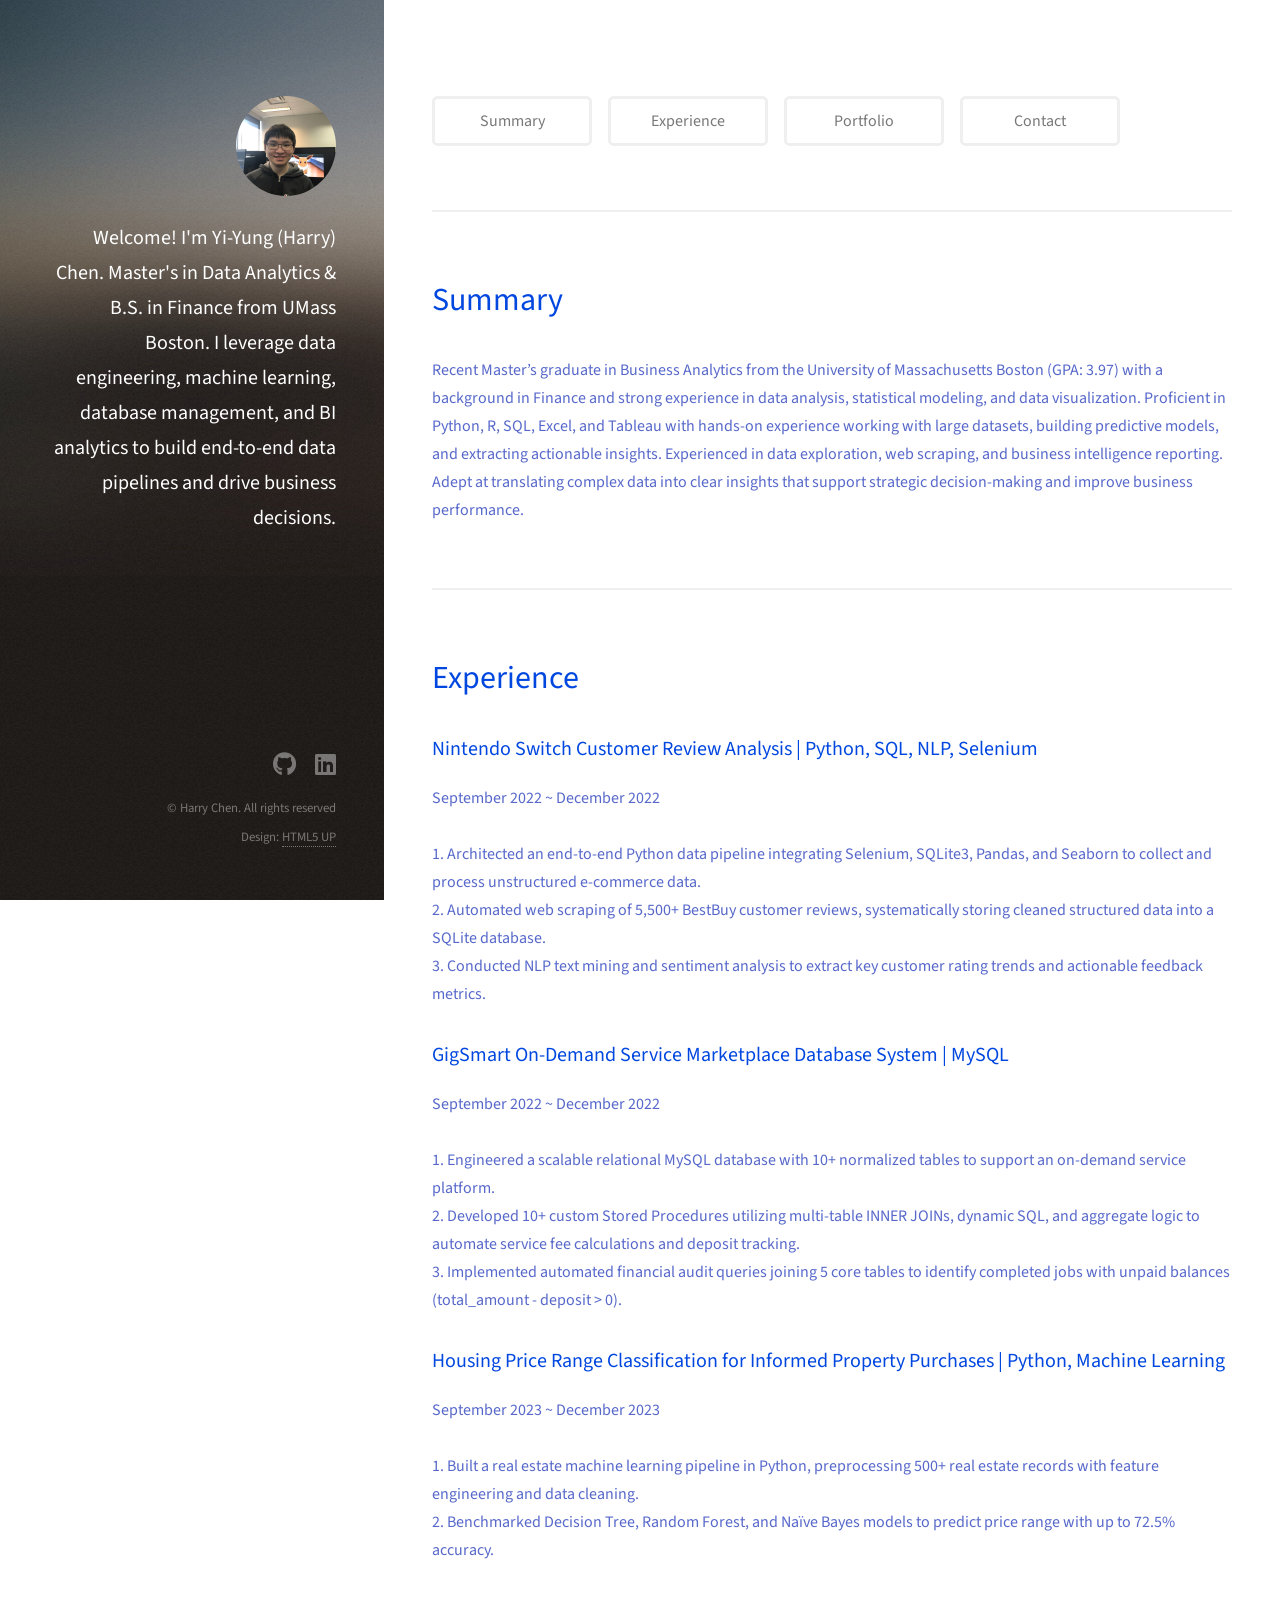
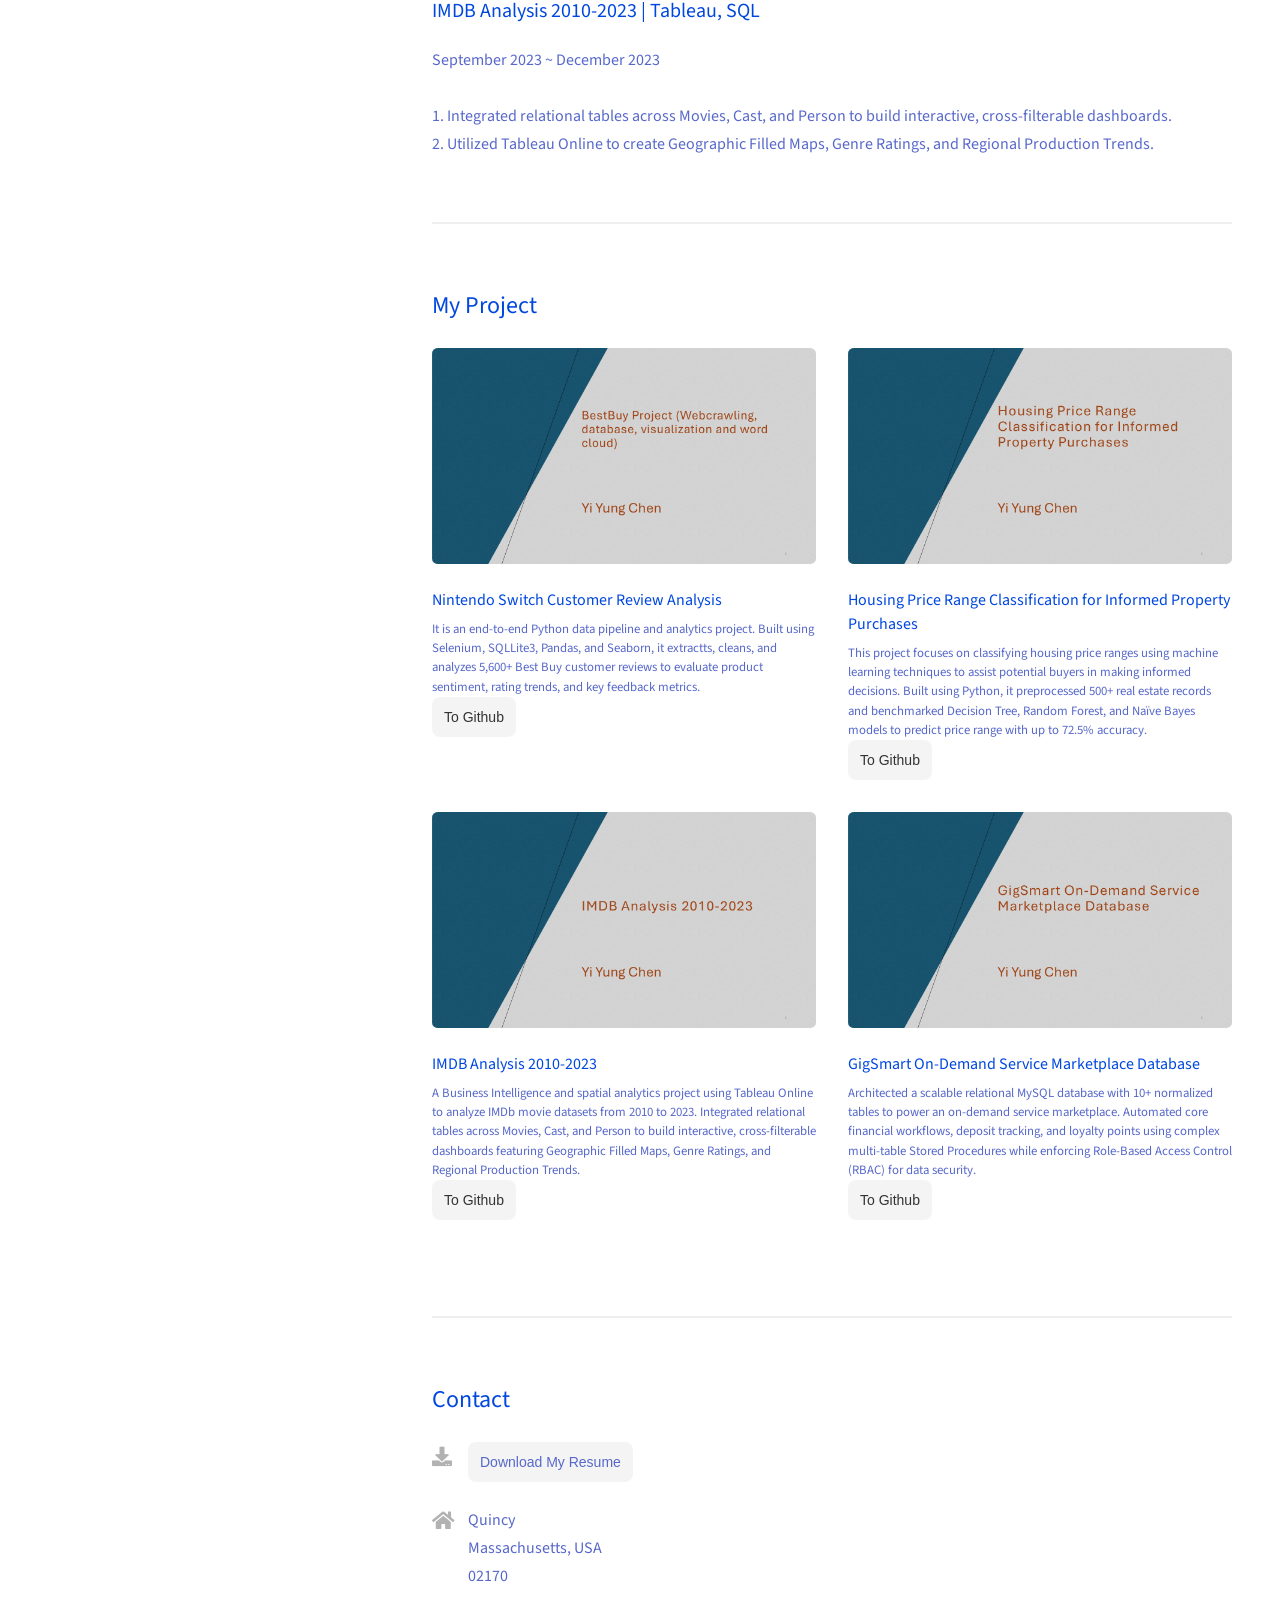
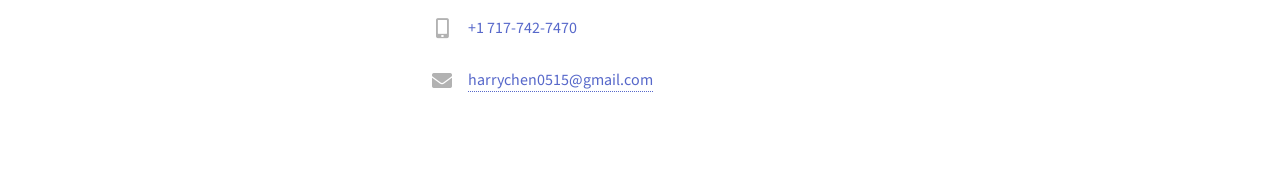
<file: index.html>
<!DOCTYPE HTML>
<!--
	Strata by HTML5 UP
	html5up.net | @ajlkn
	Free for personal and commercial use under the CCA 3.0 license (html5up.net/license)
-->
<html>
	<head>
		<title>Yi-Yung (Harry) Chen's website</title>
		<meta charset="utf-8" />
		<meta name="viewport" content="width=device-width, initial-scale=1, user-scalable=no" />
		<link rel="stylesheet" href="assets/css/main.css" />
	</head>
	<body class="is-preload">

		<!-- Header -->
			<header id="header">
				<div class="inner">
					<a href="#" class="image avatar"><img src="images/avatar.jpg" alt="" /></a>
					<h1><strong>Welcome! I'm Yi-Yung (Harry) Chen. Master's in Data Analytics & B.S. in Finance from UMass Boston. I leverage data engineering, machine learning, database management, and BI analytics to build end-to-end data pipelines and drive business decisions. </strong></h1>
				</div>
			</header>

		<!-- Main -->
			<div id="main">
					<ul class="actions">
							<li><a href="#one" class="button">Summary</a></li>
							<li><a href= "#two" class="button">Experience</a></li>
							<li><a href="#three" class="button">Portfolio</a></li>
							<li><a href="#four" class="button">Contact</a></li>
					</ul>
				<!-- One -->
					<section id="one">
						<header class="major">
							<h2>Summary</h2>
						</header>
						<p>Recent Master’s graduate in Business Analytics from the University of Massachusetts Boston (GPA: 3.97) with a background in Finance and strong experience in data analysis, statistical modeling, and data visualization. Proficient in Python, R, SQL, Excel, and Tableau with hands-on experience working with large datasets, building predictive models, and extracting actionable insights. Experienced in data exploration, web scraping, and business intelligence reporting. Adept at translating complex data into clear insights that support strategic decision-making and improve business performance. </p>
					</section>

					<section id="two">
						<header class="major">
							<h2>Experience</h2>
						</header>
						<h3><strong> Nintendo Switch Customer Review Analysis | Python, SQL, NLP, Selenium </strong></h3>
						<p> 
							September 2022 ~ December 2022 <br/><br/>
							1. Architected an end-to-end Python data pipeline integrating Selenium, SQLite3, Pandas, and Seaborn to collect and process unstructured e-commerce data.<br/>
							2. Automated web scraping of 5,500+ BestBuy customer reviews, systematically storing cleaned structured data into a SQLite database.<br/>
							3. Conducted NLP text mining and sentiment analysis to extract key customer rating trends and actionable feedback metrics.<br/>
						</p>
						
						<h3><strong> GigSmart On-Demand Service Marketplace Database System | MySQL </strong></h3>
						<p> 
							September 2022 ~ December 2022 <br/><br/>
							1. Engineered a scalable relational MySQL database with 10+ normalized tables to support an on-demand service platform. <br/>
							2. Developed 10+ custom Stored Procedures utilizing multi-table INNER JOINs, dynamic SQL, and aggregate logic to automate service fee calculations and deposit tracking.<br/>
							3. Implemented automated financial audit queries joining 5 core tables to identify completed jobs with unpaid balances (total_amount - deposit > 0).<br/>
						</p>
						<h3><strong> Housing Price Range Classification for Informed Property Purchases | Python, Machine Learning</strong></h3>
						<p>
							September 2023 ~ December 2023 <br/><br/>
							1. Built a real estate machine learning pipeline in Python, preprocessing 500+ real estate records with feature engineering and data cleaning.<br/>
							2. Benchmarked Decision Tree, Random Forest, and Naïve Bayes models to predict price range with up to 72.5% accuracy.<br/>
						</p>
						<h3><strong> IMDB Analysis 2010-2023 | Tableau, SQL</strong></h3>
						<p>
							September 2023 ~ December 2023 <br/><br/>
							1. Integrated relational tables across ⁠Movies⁠, ⁠Cast⁠, and ⁠Person⁠ to build interactive, cross-filterable dashboards.<br/>
							2. Utilized Tableau Online to create Geographic Filled Maps, Genre Ratings, and Regional Production Trends.<br/>
						</p>
					</section>

				<!-- Two -->
					<section id="three">
						<h2>My Project</h2>
						<div class="row">
							<article class="col-6 col-12-xsmall work-item">
								<a href="images/fulls/BestBuy.png" class="image fit thumb"><img src="images/thumbs/BestBuy.png" alt="" /></a>
								<h3>Nintendo Switch Customer Review Analysis </h3>
								<p> It is an end-to-end Python data pipeline and analytics project. Built using Selenium, SQLLite3, Pandas, and Seaborn, it extractts, cleans, and analyzes 5,600+ Best Buy customer reviews to evaluate product sentiment, rating trends, and key feedback metrics.</p>
								<a href="https://github.com/Harry-YYC/Nintendo-Switch-Project" class="button-2">To Github</a>
							</article>
							<article class="col-6 col-12-xsmall work-item">
								<a href="images/fulls/HousingProject.jpg" class="image fit thumb"><img src="images/thumbs/HousingProject.png" alt="" /></a>
								<h3>Housing Price Range Classification for Informed Property Purchases</h3>
								<p> This project focuses on classifying housing price ranges using machine learning techniques to assist potential buyers in making informed decisions. Built using Python, it preprocessed 500+ real estate records and benchmarked Decision Tree, Random Forest, and Naïve Bayes models to predict price range with up to 72.5% accuracy.</p>
								<a href="https://github.com/Harry-YYC/Housing-Price-Range-Classification-for-Informed-Property-Purchases" class="button-2">To Github</a>
							</article> 
							<article class="col-6 col-12-xsmall work-item">
								<a href="images/fulls/IMDB_Analysis_2010-2023.png" class="image fit thumb"><img src="images/thumbs/IMDB_Analysis_2010-2023.png" alt="" /></a>
								<h3>IMDB Analysis 2010-2023</h3>
								<p> A Business Intelligence and spatial analytics project using Tableau Online to analyze IMDb movie datasets from 2010 to 2023. Integrated relational tables across ⁠Movies⁠, ⁠Cast⁠, and ⁠Person⁠ to build interactive, cross-filterable dashboards featuring Geographic Filled Maps, Genre Ratings, and Regional Production Trends.</p>
								<a href="https://github.com/Harry-YYC/IMDB-Analysis-2010-2023" class="button-2">To Github</a>
							</article>
							<article class="col-6 col-12-xsmall work-item">
								<a href="images/fulls/GigSmart On-Demand Service Marketplace Database.png" class="image fit thumb"><img src="images/thumbs/GigSmart On-Demand Service Marketplace Database.png" alt="" /></a>
								<h3>GigSmart On-Demand Service Marketplace Database</h3>
								<p>Architected a scalable relational MySQL database with 10+ normalized tables to power an on-demand service marketplace. Automated core financial workflows, deposit tracking, and loyalty points using complex multi-table Stored Procedures while enforcing Role-Based Access Control (RBAC) for data security.</p>
								<a href="https://github.com/Harry-YYC/GigSmart-On-Demand-Service-Marketplace-Database" class="button-2">To Github</a>
							</article>
							
						</div>
						
					</section>

				<!-- Three -->
					<section id="four">
						<h2>Contact</h2>
						<div class="row">
							<!-- <div class="col-8 col-12-small">
								<form method="post" action="#">
									<div class="row gtr-uniform gtr-50">
										<div class="col-6 col-12-xsmall"><input type="text" name="name" id="name" placeholder="Name" /></div>
										<div class="col-6 col-12-xsmall"><input type="email" name="email" id="email" placeholder="Email" /></div>
										<div class="col-12"><textarea name="message" id="message" placeholder="Message" rows="4"></textarea></div>
									</div>
								</form>
								<ul class="actions">
									<li><input type="submit" value="Send Message" /></li>
								</ul>
							</div> -->
							<div class="col-4 col-12-small">
								<ul class="labeled-icons">
									<li>
									<h3 class="icon solid fa-download"><span class="label">Download</span></h3>
										<a href="https://github.com/Harry-YYC/Harry-s-Website/blob/main/file/Harry_Resume.pdf"  class="button-2">Download My Resume</a>
									</li>
									<li>
										<h3 class="icon solid fa-home"><span class="label">Address</span></h3>
										Quincy <br/>Massachusetts, USA <br/>02170

									</li>
									<li>
										<h3 class="icon solid fa-mobile-alt"><span class="label">Phone</span></h3>
										+1 717-742-7470
									</li>
									<li>
										<h3 class="icon solid fa-envelope"><span class="label">Email</span></h3>
										<a href="mailto:harrychen0515@gmail.com">harrychen0515@gmail.com</a>
									</li>
								</ul>
								
							</div>
						</div>
					</section>

				<!-- Four -->
				<!--
					<section id="four">
						<h2>Elements</h2>

						<section>
							<h4>Text</h4>
							<p>This is <b>bold</b> and this is <strong>strong</strong>. This is <i>italic</i> and this is <em>emphasized</em>.
							This is <sup>superscript</sup> text and this is <sub>subscript</sub> text.
							This is <u>underlined</u> and this is code: <code>for (;;) { ... }</code>. Finally, <a href="#">this is a link</a>.</p>
							<hr />
							<header>
								<h4>Heading with a Subtitle</h4>
								<p>Lorem ipsum dolor sit amet nullam id egestas urna aliquam</p>
							</header>
							<p>Nunc lacinia ante nunc ac lobortis. Interdum adipiscing gravida odio porttitor sem non mi integer non faucibus ornare mi ut ante amet placerat aliquet. Volutpat eu sed ante lacinia sapien lorem accumsan varius montes viverra nibh in adipiscing blandit tempus accumsan.</p>
							<header>
								<h5>Heading with a Subtitle</h5>
								<p>Lorem ipsum dolor sit amet nullam id egestas urna aliquam</p>
							</header>
							<p>Nunc lacinia ante nunc ac lobortis. Interdum adipiscing gravida odio porttitor sem non mi integer non faucibus ornare mi ut ante amet placerat aliquet. Volutpat eu sed ante lacinia sapien lorem accumsan varius montes viverra nibh in adipiscing blandit tempus accumsan.</p>
							<hr />
							<h2>Heading Level 2</h2>
							<h3>Heading Level 3</h3>
							<h4>Heading Level 4</h4>
							<h5>Heading Level 5</h5>
							<h6>Heading Level 6</h6>
							<hr />
							<h5>Blockquote</h5>
							<blockquote>Fringilla nisl. Donec accumsan interdum nisi, quis tincidunt felis sagittis eget tempus euismod. Vestibulum ante ipsum primis in faucibus vestibulum. Blandit adipiscing eu felis iaculis volutpat ac adipiscing accumsan faucibus. Vestibulum ante ipsum primis in faucibus lorem ipsum dolor sit amet nullam adipiscing eu felis.</blockquote>
							<h5>Preformatted</h5>
							<pre><code>i = 0;

while (!deck.isInOrder()) {
print 'Iteration ' + i;
deck.shuffle();
i++;
}

print 'It took ' + i + ' iterations to sort the deck.';</code></pre>
						</section>

						<section>
							<h4>Lists</h4>
							<div class="row">
								<div class="col-6 col-12-xsmall">
									<h5>Unordered</h5>
									<ul>
										<li>Dolor pulvinar etiam magna etiam.</li>
										<li>Sagittis adipiscing lorem eleifend.</li>
										<li>Felis enim feugiat dolore viverra.</li>
									</ul>
									<h5>Alternate</h5>
									<ul class="alt">
										<li>Dolor pulvinar etiam magna etiam.</li>
										<li>Sagittis adipiscing lorem eleifend.</li>
										<li>Felis enim feugiat dolore viverra.</li>
									</ul>
								</div>
								<div class="col-6 col-12-xsmall">
									<h5>Ordered</h5>
									<ol>
										<li>Dolor pulvinar etiam magna etiam.</li>
										<li>Etiam vel felis at lorem sed viverra.</li>
										<li>Felis enim feugiat dolore viverra.</li>
										<li>Dolor pulvinar etiam magna etiam.</li>
										<li>Etiam vel felis at lorem sed viverra.</li>
										<li>Felis enim feugiat dolore viverra.</li>
									</ol>
									<h5>Icons</h5>
									<ul class="icons">
										<li><a href="#" class="icon brands fa-twitter"><span class="label">Twitter</span></a></li>
										<li><a href="#" class="icon brands fa-facebook-f"><span class="label">Facebook</span></a></li>
										<li><a href="#" class="icon brands fa-instagram"><span class="label">Instagram</span></a></li>
										<li><a href="#" class="icon brands fa-github"><span class="label">Github</span></a></li>
										<li><a href="#" class="icon brands fa-dribbble"><span class="label">Dribbble</span></a></li>
										<li><a href="#" class="icon brands fa-tumblr"><span class="label">Tumblr</span></a></li>
									</ul>
								</div>
							</div>
							<h5>Actions</h5>
							<ul class="actions">
								<li><a href="#" class="button primary">Default</a></li>
								<li><a href="#" class="button">Default</a></li>
							</ul>
							<ul class="actions small">
								<li><a href="#" class="button primary small">Small</a></li>
								<li><a href="#" class="button small">Small</a></li>
							</ul>
							<div class="row">
								<div class="col-6 col-12-small">
									<ul class="actions stacked">
										<li><a href="#" class="button primary">Default</a></li>
										<li><a href="#" class="button">Default</a></li>
									</ul>
								</div>
								<div class="col-6 col-12-small">
									<ul class="actions stacked">
										<li><a href="#" class="button primary small">Small</a></li>
										<li><a href="#" class="button small">Small</a></li>
									</ul>
								</div>
								<div class="col-6 col-12-small">
									<ul class="actions stacked">
										<li><a href="#" class="button primary fit">Default</a></li>
										<li><a href="#" class="button fit">Default</a></li>
									</ul>
								</div>
								<div class="col-6 col-12-small">
									<ul class="actions stacked">
										<li><a href="#" class="button primary small fit">Small</a></li>
										<li><a href="#" class="button small fit">Small</a></li>
									</ul>
								</div>
							</div>
						</section>

						<section>
							<h4>Table</h4>
							<h5>Default</h5>
							<div class="table-wrapper">
								<table>
									<thead>
										<tr>
											<th>Name</th>
											<th>Description</th>
											<th>Price</th>
										</tr>
									</thead>
									<tbody>
										<tr>
											<td>Item One</td>
											<td>Ante turpis integer aliquet porttitor.</td>
											<td>29.99</td>
										</tr>
										<tr>
											<td>Item Two</td>
											<td>Vis ac commodo adipiscing arcu aliquet.</td>
											<td>19.99</td>
										</tr>
										<tr>
											<td>Item Three</td>
											<td> Morbi faucibus arcu accumsan lorem.</td>
											<td>29.99</td>
										</tr>
										<tr>
											<td>Item Four</td>
											<td>Vitae integer tempus condimentum.</td>
											<td>19.99</td>
										</tr>
										<tr>
											<td>Item Five</td>
											<td>Ante turpis integer aliquet porttitor.</td>
											<td>29.99</td>
										</tr>
									</tbody>
									<tfoot>
										<tr>
											<td colspan="2"></td>
											<td>100.00</td>
										</tr>
									</tfoot>
								</table>
							</div>

							<h5>Alternate</h5>
							<div class="table-wrapper">
								<table class="alt">
									<thead>
										<tr>
											<th>Name</th>
											<th>Description</th>
											<th>Price</th>
										</tr>
									</thead>
									<tbody>
										<tr>
											<td>Item One</td>
											<td>Ante turpis integer aliquet porttitor.</td>
											<td>29.99</td>
										</tr>
										<tr>
											<td>Item Two</td>
											<td>Vis ac commodo adipiscing arcu aliquet.</td>
											<td>19.99</td>
										</tr>
										<tr>
											<td>Item Three</td>
											<td> Morbi faucibus arcu accumsan lorem.</td>
											<td>29.99</td>
										</tr>
										<tr>
											<td>Item Four</td>
											<td>Vitae integer tempus condimentum.</td>
											<td>19.99</td>
										</tr>
										<tr>
											<td>Item Five</td>
											<td>Ante turpis integer aliquet porttitor.</td>
											<td>29.99</td>
										</tr>
									</tbody>
									<tfoot>
										<tr>
											<td colspan="2"></td>
											<td>100.00</td>
										</tr>
									</tfoot>
								</table>
							</div>
						</section>

						<section>
							<h4>Buttons</h4>
							<ul class="actions">
								<li><a href="#" class="button primary">Primary</a></li>
								<li><a href="#" class="button">Default</a></li>
							</ul>
							<ul class="actions">
								<li><a href="#" class="button large">Large</a></li>
								<li><a href="#" class="button">Default</a></li>
								<li><a href="#" class="button small">Small</a></li>
							</ul>
							<ul class="actions fit">
								<li><a href="#" class="button primary fit">Fit</a></li>
								<li><a href="#" class="button fit">Fit</a></li>
							</ul>
							<ul class="actions fit small">
								<li><a href="#" class="button primary fit small">Fit + Small</a></li>
								<li><a href="#" class="button fit small">Fit + Small</a></li>
							</ul>
							<ul class="actions">
								<li><a href="#" class="button primary icon solid fa-download">Icon</a></li>
								<li><a href="#" class="button icon solid fa-download">Icon</a></li>
							</ul>
							<ul class="actions">
								<li><span class="button primary disabled">Primary</span></li>
								<li><span class="button disabled">Default</span></li>
							</ul>
						</section>

						<section>
							<h4>Form</h4>
							<form method="post" action="#">
								<div class="row gtr-uniform gtr-50">
									<div class="col-6 col-12-xsmall">
										<input type="text" name="demo-name" id="demo-name" value="" placeholder="Name" />
									</div>
									<div class="col-6 col-12-xsmall">
										<input type="email" name="demo-email" id="demo-email" value="" placeholder="Email" />
									</div>
									<div class="col-12">
										<select name="demo-category" id="demo-category">
											<option value="">- Category -</option>
											<option value="1">Manufacturing</option>
											<option value="1">Shipping</option>
											<option value="1">Administration</option>
											<option value="1">Human Resources</option>
										</select>
									</div>
									<div class="col-4 col-12-small">
										<input type="radio" id="demo-priority-low" name="demo-priority" checked>
										<label for="demo-priority-low">Low Priority</label>
									</div>
									<div class="col-4 col-12-small">
										<input type="radio" id="demo-priority-normal" name="demo-priority">
										<label for="demo-priority-normal">Normal Priority</label>
									</div>
									<div class="col-4 col-12-small">
										<input type="radio" id="demo-priority-high" name="demo-priority">
										<label for="demo-priority-high">High Priority</label>
									</div>
									<div class="col-6 col-12-small">
										<input type="checkbox" id="demo-copy" name="demo-copy">
										<label for="demo-copy">Email me a copy of this message</label>
									</div>
									<div class="col-6 col-12-small">
										<input type="checkbox" id="demo-human" name="demo-human" checked>
										<label for="demo-human">I am a human and not a robot</label>
									</div>
									<div class="col-12">
										<textarea name="demo-message" id="demo-message" placeholder="Enter your message" rows="6"></textarea>
									</div>
									<div class="col-12">
										<ul class="actions">
											<li><input type="submit" value="Send Message" class="primary" /></li>
											<li><input type="reset" value="Reset" /></li>
										</ul>
									</div>
								</div>
							</form>
						</section>

						<section>
							<h4>Image</h4>
							<h5>Fit</h5>
							<div class="box alt">
								<div class="row gtr-50 gtr-uniform">
									<div class="col-12"><span class="image fit"><img src="images/fulls/05.jpg" alt="" /></span></div>
									<div class="col-4"><span class="image fit"><img src="images/thumbs/01.jpg" alt="" /></span></div>
									<div class="col-4"><span class="image fit"><img src="images/thumbs/02.jpg" alt="" /></span></div>
									<div class="col-4"><span class="image fit"><img src="images/thumbs/03.jpg" alt="" /></span></div>
									<div class="col-4"><span class="image fit"><img src="images/thumbs/04.jpg" alt="" /></span></div>
									<div class="col-4"><span class="image fit"><img src="images/thumbs/05.jpg" alt="" /></span></div>
									<div class="col-4"><span class="image fit"><img src="images/thumbs/06.jpg" alt="" /></span></div>
									<div class="col-4"><span class="image fit"><img src="images/thumbs/03.jpg" alt="" /></span></div>
									<div class="col-4"><span class="image fit"><img src="images/thumbs/02.jpg" alt="" /></span></div>
									<div class="col-4"><span class="image fit"><img src="images/thumbs/01.jpg" alt="" /></span></div>
								</div>
							</div>
							<h5>Left &amp; Right</h5>
							<p><span class="image left"><img src="images/avatar.jpg" alt="" /></span>Fringilla nisl. Donec accumsan interdum nisi, quis tincidunt felis sagittis eget. tempus euismod. Vestibulum ante ipsum primis in faucibus vestibulum. Blandit adipiscing eu felis iaculis volutpat ac adipiscing accumsan eu faucibus. Integer ac pellentesque praesent tincidunt felis sagittis eget. tempus euismod. Vestibulum ante ipsum primis in faucibus vestibulum. Blandit adipiscing eu felis iaculis volutpat ac adipiscing accumsan eu faucibus. Integer ac pellentesque praesent. Donec accumsan interdum nisi, quis tincidunt felis sagittis eget. tempus euismod. Vestibulum ante ipsum primis in faucibus vestibulum. Blandit adipiscing eu felis iaculis volutpat ac adipiscing accumsan eu faucibus. Integer ac pellentesque praesent tincidunt felis sagittis eget. tempus euismod. Vestibulum ante ipsum primis in faucibus vestibulum. Blandit adipiscing eu felis iaculis volutpat ac adipiscing accumsan eu faucibus. Integer ac pellentesque praesent.</p>
							<p><span class="image right"><img src="images/avatar.jpg" alt="" /></span>Fringilla nisl. Donec accumsan interdum nisi, quis tincidunt felis sagittis eget. tempus euismod. Vestibulum ante ipsum primis in faucibus vestibulum. Blandit adipiscing eu felis iaculis volutpat ac adipiscing accumsan eu faucibus. Integer ac pellentesque praesent tincidunt felis sagittis eget. tempus euismod. Vestibulum ante ipsum primis in faucibus vestibulum. Blandit adipiscing eu felis iaculis volutpat ac adipiscing accumsan eu faucibus. Integer ac pellentesque praesent. Donec accumsan interdum nisi, quis tincidunt felis sagittis eget. tempus euismod. Vestibulum ante ipsum primis in faucibus vestibulum. Blandit adipiscing eu felis iaculis volutpat ac adipiscing accumsan eu faucibus. Integer ac pellentesque praesent tincidunt felis sagittis eget. tempus euismod. Vestibulum ante ipsum primis in faucibus vestibulum. Blandit adipiscing eu felis iaculis volutpat ac adipiscing accumsan eu faucibus. Integer ac pellentesque praesent.</p>
						</section>

					</section>
				-->

			</div>

		<!-- Footer -->
			<footer id="footer">
				<div class="inner">
					<ul class="icons">
						<!-- <li><a href="#" class="icon brands fa-twitter"><span class="label">Twitter</span></a></li> -->
						<li><a href="https://github.com/Harry-YYC" class="icon brands fa-github"><span class="label">Github</span></a></li>
						<li><a href="https://www.linkedin.com/in/pochun-chen-2057a9204/" class="icon brands fa-linkedin"><span class="label">Linkedin</span></a></li>
						<!-- <li><a href="#" class="icon solid fa-envelope"><span class="label">Email</span></a></li> -->
					</ul>
					<ul class="copyright">
						<li>&copy; Harry Chen. All rights reserved</li><li>Design: <a href="http://html5up.net">HTML5 UP</a></li>
						
					</ul>
				</div>
			</footer>
 
		<!-- Scripts -->
			<script src="assets/js/jquery.min.js"></script>
			<script src="assets/js/jquery.poptrox.min.js"></script>
			<script src="assets/js/browser.min.js"></script>
			<script src="assets/js/breakpoints.min.js"></script>
			<script src="assets/js/util.js"></script>
			<script src="assets/js/main.js"></script>

	</body>
</html>
</file>
<file: assets/css/main.css>
@import url("fontawesome-all.min.css");
@import url("https://fonts.googleapis.com/css?family=Source+Sans+Pro:400,400italic");

/*
	Strata by HTML5 UP
	html5up.net | @ajlkn
	Free for personal and commercial use under the CCA 3.0 license (html5up.net/license)
*/

/* <!-- HTML !-->
<button class="button-2" role="button">Button 2</button> */

/* button style */
.button-2 {
  background-color: rgba(51, 51, 51, 0.05);
  border-radius: 8px;
  border-width: 0;
  color: #333333;
  cursor: pointer;
  display: inline-block;
  font-family: "Haas Grot Text R Web", "Helvetica Neue", Helvetica, Arial, sans-serif;
  font-size: 14px;
  font-weight: 500;
  line-height: 20px;
  list-style: none;
  margin: 0;
  padding: 10px 12px;
  text-align: center;
  transition: all 200ms;
  vertical-align: baseline;
  white-space: nowrap;
  user-select: none;
  -webkit-user-select: none;
  touch-action: manipulation;
}

html, body, div, span, applet, object,
iframe, h1, h2, h3, h4, h5, h6, p, blockquote,
pre, a, abbr, acronym, address, big, cite,
code, del, dfn, em, img, ins, kbd, q, s, samp,
small, strike, strong, sub, sup, tt, var, b,
u, i, center, dl, dt, dd, ol, ul, li, fieldset,
form, label, legend, table, caption, tbody,
tfoot, thead, tr, th, td, article, aside,
canvas, details, embed, figure, figcaption,
footer, header, hgroup, menu, nav, output, ruby,
section, summary, time, mark, audio, video {
	margin: 0;
	padding: 0;
	border: 0;
	font-size: 100%;
	font: inherit;
	vertical-align: baseline;
}


article, aside, details, figcaption, figure,
footer, header, hgroup, menu, nav, section {
	display: block;
}

body {
	line-height: 1;
}

ol, ul {
	list-style: none;
}

blockquote, q {
	quotes: none;
}

	blockquote:before, blockquote:after, q:before, q:after {
		content: '';
		content: none;
	}

table {
	border-collapse: collapse;
	border-spacing: 0;
}

body {
	-webkit-text-size-adjust: none;
}

mark {
	background-color: transparent;
	color: inherit;
}

input::-moz-focus-inner {
	border: 0;
	padding: 0;
}

input, select, textarea {
	-moz-appearance: none;
	-webkit-appearance: none;
	-ms-appearance: none;
	appearance: none;
}

/* Basic */

	html {
		box-sizing: border-box;
	}

	*, *:before, *:after {
		box-sizing: inherit;
	}

	body {
		background: #fff;
	}

		body.is-preload *, body.is-preload *:before, body.is-preload *:after {
			-moz-animation: none !important;
			-webkit-animation: none !important;
			-ms-animation: none !important;
			animation: none !important;
			-moz-transition: none !important;
			-webkit-transition: none !important;
			-ms-transition: none !important;
			transition: none !important;
		}
/*改文章顏色*/
	body, input, select, textarea {
		color: #5768ca;
		font-family: "Source Sans Pro", Helvetica, sans-serif;
		font-size: 16pt;
		font-weight: 400;
		line-height: 1.75em;
	}

	a {
		-moz-transition: color 0.2s ease-in-out, border-color 0.2s ease-in-out;
		-webkit-transition: color 0.2s ease-in-out, border-color 0.2s ease-in-out;
		-ms-transition: color 0.2s ease-in-out, border-color 0.2s ease-in-out;
		transition: color 0.2s ease-in-out, border-color 0.2s ease-in-out;
		border-bottom: dotted 1px;
		color: #49bf9d;
		text-decoration: none;
	}

		a:hover {
			border-bottom-color: transparent;
			color: #49bf9d !important;
			text-decoration: none;
		}

	strong, b {
		color: #ffffff;
		font-weight: 400;
	}


	em, i {
		font-style: italic;
	}

	p {
		margin: 0 0 2em 0;
	}
/*改文章title顏色*/
	h1, h2, h3, h4, h5, h6 {
		color: #0047e0;
		font-weight: 400;
		line-height: 1em;
		margin: 0 0 1em 0;
	}

		h1 a, h2 a, h3 a, h4 a, h5 a, h6 a {
			color: inherit;
			text-decoration: none;
		}

	h1 {
		font-size: 2em;
		line-height: 1.5em;
	}

	h2 {
		font-size: 1.5em;
		line-height: 1.5em;
	}

	h3 {
		font-size: 1.25em;
		line-height: 1.5em;
	}

	h4 {
		font-size: 1.1em;
		line-height: 1.5em;
	}

	h5 {
		font-size: 0.9em;
		line-height: 1.5em;
	}

	h6 {
		font-size: 0.7em;
		line-height: 1.5em;
	}

	sub {
		font-size: 0.8em;
		position: relative;
		top: 0.5em;
	}

	sup {
		font-size: 0.8em;
		position: relative;
		top: -0.5em;
	}

	hr {
		border: 0;
		border-bottom: solid 2px #efefef;
		margin: 2em 0;
	}

		hr.major {
			margin: 3em 0;
		}

	blockquote {
		border-left: solid 6px #efefef;
		font-style: italic;
		margin: 0 0 2em 0;
		padding: 0.5em 0 0.5em 1.5em;
	}

	code {
		background: #f7f7f7;
		border-radius: 0.35em;
		border: solid 2px #efefef;
		font-family: "Courier New", monospace;
		font-size: 0.9em;
		margin: 0 0.25em;
		padding: 0.25em 0.65em;
	}

	pre {
		-webkit-overflow-scrolling: touch;
		font-family: "Courier New", monospace;
		font-size: 0.9em;
		margin: 0 0 2em 0;
	}

		pre code {
			display: block;
			line-height: 1.75em;
			padding: 1em 1.5em;
			overflow-x: auto;
		}

	.align-left {
		text-align: left;
	}

	.align-center {
		text-align: center;
	}

	.align-right {
		text-align: right;
	}

/* Container */

	.container {
		margin: 0 auto;
		max-width: calc(100% - 4em);
		width: 100%;
	}

		.container.xsmall {
			width: 25%;
		}

		.container.small {
			width: 50%;
		}

		.container.medium {
			width: 75%;
		}

		.container.large {
			width: 125%;
		}

		.container.xlarge {
			width: 150%;
		}

		.container.max {
			width: 100%;
		}

		@media screen and (max-width: 980px) {

			.container {
				width: 100% !important;
				max-width: 100% !important;
			}

		}

		@media screen and (max-width: 480px) {

			.container {
				max-width: calc(100% - 3em);
			}

		}

/* Row */

	.row {
		display: flex;
		flex-wrap: wrap;
		box-sizing: border-box;
		align-items: stretch;
	}

		.row > * {
			box-sizing: border-box;
		}

		.row.gtr-uniform > * > :last-child {
			margin-bottom: 0;
		}

		.row.aln-left {
			justify-content: flex-start;
		}

		.row.aln-center {
			justify-content: center;
		}

		.row.aln-right {
			justify-content: flex-end;
		}

		.row.aln-top {
			align-items: flex-start;
		}

		.row.aln-middle {
			align-items: center;
		}

		.row.aln-bottom {
			align-items: flex-end;
		}

		.row > .imp {
			order: -1;
		}

		.row > .col-1 {
			width: 8.33333%;
		}

		.row > .off-1 {
			margin-left: 8.33333%;
		}

		.row > .col-2 {
			width: 16.66667%;
		}

		.row > .off-2 {
			margin-left: 16.66667%;
		}

		.row > .col-3 {
			width: 25%;
		}

		.row > .off-3 {
			margin-left: 25%;
		}

		.row > .col-4 {
			width: 33.33333%;
		}

		.row > .off-4 {
			margin-left: 33.33333%;
		}

		.row > .col-5 {
			width: 41.66667%;
		}

		.row > .off-5 {
			margin-left: 41.66667%;
		}

		.row > .col-6 {
			width: 50%;
		}

		.row > .off-6 {
			margin-left: 50%;
		}

		.row > .col-7 {
			width: 58.33333%;
		}

		.row > .off-7 {
			margin-left: 58.33333%;
		}

		.row > .col-8 {
			width: 66.66667%;
		}

		.row > .off-8 {
			margin-left: 66.66667%;
		}

		.row > .col-9 {
			width: 75%;
		}

		.row > .off-9 {
			margin-left: 75%;
		}

		.row > .col-10 {
			width: 83.33333%;
		}

		.row > .off-10 {
			margin-left: 83.33333%;
		}

		.row > .col-11 {
			width: 91.66667%;
		}

		.row > .off-11 {
			margin-left: 91.66667%;
		}

		.row > .col-12 {
			width: 100%;
		}

		.row > .off-12 {
			margin-left: 100%;
		}

		.row.gtr-0 {
			margin-top: 0;
			margin-left: 0em;
		}

			.row.gtr-0 > * {
				padding: 0 0 0 0em;
			}

			.row.gtr-0.gtr-uniform {
				margin-top: 0em;
			}

				.row.gtr-0.gtr-uniform > * {
					padding-top: 0em;
				}

		.row.gtr-25 {
			margin-top: 0;
			margin-left: -0.625em;
		}

			.row.gtr-25 > * {
				padding: 0 0 0 0.625em;
			}

			.row.gtr-25.gtr-uniform {
				margin-top: -0.625em;
			}

				.row.gtr-25.gtr-uniform > * {
					padding-top: 0.625em;
				}

		.row.gtr-50 {
			margin-top: 0;
			margin-left: -1.25em;
		}

			.row.gtr-50 > * {
				padding: 0 0 0 1.25em;
			}

			.row.gtr-50.gtr-uniform {
				margin-top: -1.25em;
			}

				.row.gtr-50.gtr-uniform > * {
					padding-top: 1.25em;
				}

		.row {
			margin-top: 0;
			margin-left: -2.5em;
		}

			.row > * {
				padding: 0 0 0 2.5em;
			}

			.row.gtr-uniform {
				margin-top: -2.5em;
			}

				.row.gtr-uniform > * {
					padding-top: 2.5em;
				}

		.row.gtr-150 {
			margin-top: 0;
			margin-left: -3.75em;
		}

			.row.gtr-150 > * {
				padding: 0 0 0 3.75em;
			}

			.row.gtr-150.gtr-uniform {
				margin-top: -3.75em;
			}

				.row.gtr-150.gtr-uniform > * {
					padding-top: 3.75em;
				}

		.row.gtr-200 {
			margin-top: 0;
			margin-left: -5em;
		}

			.row.gtr-200 > * {
				padding: 0 0 0 5em;
			}

			.row.gtr-200.gtr-uniform {
				margin-top: -5em;
			}

				.row.gtr-200.gtr-uniform > * {
					padding-top: 5em;
				}

		@media screen and (max-width: 1800px) {

			.row {
				display: flex;
				flex-wrap: wrap;
				box-sizing: border-box;
				align-items: stretch;
			}

				.row > * {
					box-sizing: border-box;
				}

				.row.gtr-uniform > * > :last-child {
					margin-bottom: 0;
				}

				.row.aln-left {
					justify-content: flex-start;
				}

				.row.aln-center {
					justify-content: center;
				}

				.row.aln-right {
					justify-content: flex-end;
				}

				.row.aln-top {
					align-items: flex-start;
				}

				.row.aln-middle {
					align-items: center;
				}

				.row.aln-bottom {
					align-items: flex-end;
				}

				.row > .imp-xlarge {
					order: -1;
				}

				.row > .col-1-xlarge {
					width: 8.33333%;
				}

				.row > .off-1-xlarge {
					margin-left: 8.33333%;
				}

				.row > .col-2-xlarge {
					width: 16.66667%;
				}

				.row > .off-2-xlarge {
					margin-left: 16.66667%;
				}

				.row > .col-3-xlarge {
					width: 25%;
				}

				.row > .off-3-xlarge {
					margin-left: 25%;
				}

				.row > .col-4-xlarge {
					width: 33.33333%;
				}

				.row > .off-4-xlarge {
					margin-left: 33.33333%;
				}

				.row > .col-5-xlarge {
					width: 41.66667%;
				}

				.row > .off-5-xlarge {
					margin-left: 41.66667%;
				}

				.row > .col-6-xlarge {
					width: 50%;
				}

				.row > .off-6-xlarge {
					margin-left: 50%;
				}

				.row > .col-7-xlarge {
					width: 58.33333%;
				}

				.row > .off-7-xlarge {
					margin-left: 58.33333%;
				}

				.row > .col-8-xlarge {
					width: 66.66667%;
				}

				.row > .off-8-xlarge {
					margin-left: 66.66667%;
				}

				.row > .col-9-xlarge {
					width: 75%;
				}

				.row > .off-9-xlarge {
					margin-left: 75%;
				}

				.row > .col-10-xlarge {
					width: 83.33333%;
				}

				.row > .off-10-xlarge {
					margin-left: 83.33333%;
				}

				.row > .col-11-xlarge {
					width: 91.66667%;
				}

				.row > .off-11-xlarge {
					margin-left: 91.66667%;
				}

				.row > .col-12-xlarge {
					width: 100%;
				}

				.row > .off-12-xlarge {
					margin-left: 100%;
				}

				.row.gtr-0 {
					margin-top: 0;
					margin-left: 0em;
				}

					.row.gtr-0 > * {
						padding: 0 0 0 0em;
					}

					.row.gtr-0.gtr-uniform {
						margin-top: 0em;
					}

						.row.gtr-0.gtr-uniform > * {
							padding-top: 0em;
						}

				.row.gtr-25 {
					margin-top: 0;
					margin-left: -0.625em;
				}

					.row.gtr-25 > * {
						padding: 0 0 0 0.625em;
					}

					.row.gtr-25.gtr-uniform {
						margin-top: -0.625em;
					}

						.row.gtr-25.gtr-uniform > * {
							padding-top: 0.625em;
						}

				.row.gtr-50 {
					margin-top: 0;
					margin-left: -1.25em;
				}

					.row.gtr-50 > * {
						padding: 0 0 0 1.25em;
					}

					.row.gtr-50.gtr-uniform {
						margin-top: -1.25em;
					}

						.row.gtr-50.gtr-uniform > * {
							padding-top: 1.25em;
						}

				.row {
					margin-top: 0;
					margin-left: -2.5em;
				}

					.row > * {
						padding: 0 0 0 2.5em;
					}

					.row.gtr-uniform {
						margin-top: -2.5em;
					}

						.row.gtr-uniform > * {
							padding-top: 2.5em;
						}

				.row.gtr-150 {
					margin-top: 0;
					margin-left: -3.75em;
				}

					.row.gtr-150 > * {
						padding: 0 0 0 3.75em;
					}

					.row.gtr-150.gtr-uniform {
						margin-top: -3.75em;
					}

						.row.gtr-150.gtr-uniform > * {
							padding-top: 3.75em;
						}

				.row.gtr-200 {
					margin-top: 0;
					margin-left: -5em;
				}

					.row.gtr-200 > * {
						padding: 0 0 0 5em;
					}

					.row.gtr-200.gtr-uniform {
						margin-top: -5em;
					}

						.row.gtr-200.gtr-uniform > * {
							padding-top: 5em;
						}

		}

		@media screen and (max-width: 1280px) {

			.row {
				display: flex;
				flex-wrap: wrap;
				box-sizing: border-box;
				align-items: stretch;
			}

				.row > * {
					box-sizing: border-box;
				}

				.row.gtr-uniform > * > :last-child {
					margin-bottom: 0;
				}

				.row.aln-left {
					justify-content: flex-start;
				}

				.row.aln-center {
					justify-content: center;
				}

				.row.aln-right {
					justify-content: flex-end;
				}

				.row.aln-top {
					align-items: flex-start;
				}

				.row.aln-middle {
					align-items: center;
				}

				.row.aln-bottom {
					align-items: flex-end;
				}

				.row > .imp-large {
					order: -1;
				}

				.row > .col-1-large {
					width: 8.33333%;
				}

				.row > .off-1-large {
					margin-left: 8.33333%;
				}

				.row > .col-2-large {
					width: 16.66667%;
				}

				.row > .off-2-large {
					margin-left: 16.66667%;
				}

				.row > .col-3-large {
					width: 25%;
				}

				.row > .off-3-large {
					margin-left: 25%;
				}

				.row > .col-4-large {
					width: 33.33333%;
				}

				.row > .off-4-large {
					margin-left: 33.33333%;
				}

				.row > .col-5-large {
					width: 41.66667%;
				}

				.row > .off-5-large {
					margin-left: 41.66667%;
				}

				.row > .col-6-large {
					width: 50%;
				}

				.row > .off-6-large {
					margin-left: 50%;
				}

				.row > .col-7-large {
					width: 58.33333%;
				}

				.row > .off-7-large {
					margin-left: 58.33333%;
				}

				.row > .col-8-large {
					width: 66.66667%;
				}

				.row > .off-8-large {
					margin-left: 66.66667%;
				}

				.row > .col-9-large {
					width: 75%;
				}

				.row > .off-9-large {
					margin-left: 75%;
				}

				.row > .col-10-large {
					width: 83.33333%;
				}

				.row > .off-10-large {
					margin-left: 83.33333%;
				}

				.row > .col-11-large {
					width: 91.66667%;
				}

				.row > .off-11-large {
					margin-left: 91.66667%;
				}

				.row > .col-12-large {
					width: 100%;
				}

				.row > .off-12-large {
					margin-left: 100%;
				}

				.row.gtr-0 {
					margin-top: 0;
					margin-left: 0em;
				}

					.row.gtr-0 > * {
						padding: 0 0 0 0em;
					}

					.row.gtr-0.gtr-uniform {
						margin-top: 0em;
					}

						.row.gtr-0.gtr-uniform > * {
							padding-top: 0em;
						}

				.row.gtr-25 {
					margin-top: 0;
					margin-left: -0.5em;
				}

					.row.gtr-25 > * {
						padding: 0 0 0 0.5em;
					}

					.row.gtr-25.gtr-uniform {
						margin-top: -0.5em;
					}

						.row.gtr-25.gtr-uniform > * {
							padding-top: 0.5em;
						}

				.row.gtr-50 {
					margin-top: 0;
					margin-left: -1em;
				}

					.row.gtr-50 > * {
						padding: 0 0 0 1em;
					}

					.row.gtr-50.gtr-uniform {
						margin-top: -1em;
					}

						.row.gtr-50.gtr-uniform > * {
							padding-top: 1em;
						}

				.row {
					margin-top: 0;
					margin-left: -2em;
				}

					.row > * {
						padding: 0 0 0 2em;
					}

					.row.gtr-uniform {
						margin-top: -2em;
					}

						.row.gtr-uniform > * {
							padding-top: 2em;
						}

				.row.gtr-150 {
					margin-top: 0;
					margin-left: -3em;
				}

					.row.gtr-150 > * {
						padding: 0 0 0 3em;
					}

					.row.gtr-150.gtr-uniform {
						margin-top: -3em;
					}

						.row.gtr-150.gtr-uniform > * {
							padding-top: 3em;
						}

				.row.gtr-200 {
					margin-top: 0;
					margin-left: -4em;
				}

					.row.gtr-200 > * {
						padding: 0 0 0 4em;
					}

					.row.gtr-200.gtr-uniform {
						margin-top: -4em;
					}

						.row.gtr-200.gtr-uniform > * {
							padding-top: 4em;
						}

		}

		@media screen and (max-width: 980px) {

			.row {
				display: flex;
				flex-wrap: wrap;
				box-sizing: border-box;
				align-items: stretch;
			}

				.row > * {
					box-sizing: border-box;
				}

				.row.gtr-uniform > * > :last-child {
					margin-bottom: 0;
				}

				.row.aln-left {
					justify-content: flex-start;
				}

				.row.aln-center {
					justify-content: center;
				}

				.row.aln-right {
					justify-content: flex-end;
				}

				.row.aln-top {
					align-items: flex-start;
				}

				.row.aln-middle {
					align-items: center;
				}

				.row.aln-bottom {
					align-items: flex-end;
				}

				.row > .imp-medium {
					order: -1;
				}

				.row > .col-1-medium {
					width: 8.33333%;
				}

				.row > .off-1-medium {
					margin-left: 8.33333%;
				}

				.row > .col-2-medium {
					width: 16.66667%;
				}

				.row > .off-2-medium {
					margin-left: 16.66667%;
				}

				.row > .col-3-medium {
					width: 25%;
				}

				.row > .off-3-medium {
					margin-left: 25%;
				}

				.row > .col-4-medium {
					width: 33.33333%;
				}

				.row > .off-4-medium {
					margin-left: 33.33333%;
				}

				.row > .col-5-medium {
					width: 41.66667%;
				}

				.row > .off-5-medium {
					margin-left: 41.66667%;
				}

				.row > .col-6-medium {
					width: 50%;
				}

				.row > .off-6-medium {
					margin-left: 50%;
				}

				.row > .col-7-medium {
					width: 58.33333%;
				}

				.row > .off-7-medium {
					margin-left: 58.33333%;
				}

				.row > .col-8-medium {
					width: 66.66667%;
				}

				.row > .off-8-medium {
					margin-left: 66.66667%;
				}

				.row > .col-9-medium {
					width: 75%;
				}

				.row > .off-9-medium {
					margin-left: 75%;
				}

				.row > .col-10-medium {
					width: 83.33333%;
				}

				.row > .off-10-medium {
					margin-left: 83.33333%;
				}

				.row > .col-11-medium {
					width: 91.66667%;
				}

				.row > .off-11-medium {
					margin-left: 91.66667%;
				}

				.row > .col-12-medium {
					width: 100%;
				}

				.row > .off-12-medium {
					margin-left: 100%;
				}

				.row.gtr-0 {
					margin-top: 0;
					margin-left: 0em;
				}

					.row.gtr-0 > * {
						padding: 0 0 0 0em;
					}

					.row.gtr-0.gtr-uniform {
						margin-top: 0em;
					}

						.row.gtr-0.gtr-uniform > * {
							padding-top: 0em;
						}

				.row.gtr-25 {
					margin-top: 0;
					margin-left: -0.5em;
				}

					.row.gtr-25 > * {
						padding: 0 0 0 0.5em;
					}

					.row.gtr-25.gtr-uniform {
						margin-top: -0.5em;
					}

						.row.gtr-25.gtr-uniform > * {
							padding-top: 0.5em;
						}

				.row.gtr-50 {
					margin-top: 0;
					margin-left: -1em;
				}

					.row.gtr-50 > * {
						padding: 0 0 0 1em;
					}

					.row.gtr-50.gtr-uniform {
						margin-top: -1em;
					}

						.row.gtr-50.gtr-uniform > * {
							padding-top: 1em;
						}

				.row {
					margin-top: 0;
					margin-left: -2em;
				}

					.row > * {
						padding: 0 0 0 2em;
					}

					.row.gtr-uniform {
						margin-top: -2em;
					}

						.row.gtr-uniform > * {
							padding-top: 2em;
						}

				.row.gtr-150 {
					margin-top: 0;
					margin-left: -3em;
				}

					.row.gtr-150 > * {
						padding: 0 0 0 3em;
					}

					.row.gtr-150.gtr-uniform {
						margin-top: -3em;
					}

						.row.gtr-150.gtr-uniform > * {
							padding-top: 3em;
						}

				.row.gtr-200 {
					margin-top: 0;
					margin-left: -4em;
				}

					.row.gtr-200 > * {
						padding: 0 0 0 4em;
					}

					.row.gtr-200.gtr-uniform {
						margin-top: -4em;
					}

						.row.gtr-200.gtr-uniform > * {
							padding-top: 4em;
						}

		}

		@media screen and (max-width: 736px) {

			.row {
				display: flex;
				flex-wrap: wrap;
				box-sizing: border-box;
				align-items: stretch;
			}

				.row > * {
					box-sizing: border-box;
				}

				.row.gtr-uniform > * > :last-child {
					margin-bottom: 0;
				}

				.row.aln-left {
					justify-content: flex-start;
				}

				.row.aln-center {
					justify-content: center;
				}

				.row.aln-right {
					justify-content: flex-end;
				}

				.row.aln-top {
					align-items: flex-start;
				}

				.row.aln-middle {
					align-items: center;
				}

				.row.aln-bottom {
					align-items: flex-end;
				}

				.row > .imp-small {
					order: -1;
				}

				.row > .col-1-small {
					width: 8.33333%;
				}

				.row > .off-1-small {
					margin-left: 8.33333%;
				}

				.row > .col-2-small {
					width: 16.66667%;
				}

				.row > .off-2-small {
					margin-left: 16.66667%;
				}

				.row > .col-3-small {
					width: 25%;
				}

				.row > .off-3-small {
					margin-left: 25%;
				}

				.row > .col-4-small {
					width: 33.33333%;
				}

				.row > .off-4-small {
					margin-left: 33.33333%;
				}

				.row > .col-5-small {
					width: 41.66667%;
				}

				.row > .off-5-small {
					margin-left: 41.66667%;
				}

				.row > .col-6-small {
					width: 50%;
				}

				.row > .off-6-small {
					margin-left: 50%;
				}

				.row > .col-7-small {
					width: 58.33333%;
				}

				.row > .off-7-small {
					margin-left: 58.33333%;
				}

				.row > .col-8-small {
					width: 66.66667%;
				}

				.row > .off-8-small {
					margin-left: 66.66667%;
				}

				.row > .col-9-small {
					width: 75%;
				}

				.row > .off-9-small {
					margin-left: 75%;
				}

				.row > .col-10-small {
					width: 83.33333%;
				}

				.row > .off-10-small {
					margin-left: 83.33333%;
				}

				.row > .col-11-small {
					width: 91.66667%;
				}

				.row > .off-11-small {
					margin-left: 91.66667%;
				}

				.row > .col-12-small {
					width: 100%;
				}

				.row > .off-12-small {
					margin-left: 100%;
				}

				.row.gtr-0 {
					margin-top: 0;
					margin-left: 0em;
				}

					.row.gtr-0 > * {
						padding: 0 0 0 0em;
					}

					.row.gtr-0.gtr-uniform {
						margin-top: 0em;
					}

						.row.gtr-0.gtr-uniform > * {
							padding-top: 0em;
						}

				.row.gtr-25 {
					margin-top: 0;
					margin-left: -0.375em;
				}

					.row.gtr-25 > * {
						padding: 0 0 0 0.375em;
					}

					.row.gtr-25.gtr-uniform {
						margin-top: -0.375em;
					}

						.row.gtr-25.gtr-uniform > * {
							padding-top: 0.375em;
						}

				.row.gtr-50 {
					margin-top: 0;
					margin-left: -0.75em;
				}

					.row.gtr-50 > * {
						padding: 0 0 0 0.75em;
					}

					.row.gtr-50.gtr-uniform {
						margin-top: -0.75em;
					}

						.row.gtr-50.gtr-uniform > * {
							padding-top: 0.75em;
						}

				.row {
					margin-top: 0;
					margin-left: -1.5em;
				}

					.row > * {
						padding: 0 0 0 1.5em;
					}

					.row.gtr-uniform {
						margin-top: -1.5em;
					}

						.row.gtr-uniform > * {
							padding-top: 1.5em;
						}

				.row.gtr-150 {
					margin-top: 0;
					margin-left: -2.25em;
				}

					.row.gtr-150 > * {
						padding: 0 0 0 2.25em;
					}

					.row.gtr-150.gtr-uniform {
						margin-top: -2.25em;
					}

						.row.gtr-150.gtr-uniform > * {
							padding-top: 2.25em;
						}

				.row.gtr-200 {
					margin-top: 0;
					margin-left: -3em;
				}

					.row.gtr-200 > * {
						padding: 0 0 0 3em;
					}

					.row.gtr-200.gtr-uniform {
						margin-top: -3em;
					}

						.row.gtr-200.gtr-uniform > * {
							padding-top: 3em;
						}

		}

		@media screen and (max-width: 480px) {

			.row {
				display: flex;
				flex-wrap: wrap;
				box-sizing: border-box;
				align-items: stretch;
			}

				.row > * {
					box-sizing: border-box;
				}

				.row.gtr-uniform > * > :last-child {
					margin-bottom: 0;
				}

				.row.aln-left {
					justify-content: flex-start;
				}

				.row.aln-center {
					justify-content: center;
				}

				.row.aln-right {
					justify-content: flex-end;
				}

				.row.aln-top {
					align-items: flex-start;
				}

				.row.aln-middle {
					align-items: center;
				}

				.row.aln-bottom {
					align-items: flex-end;
				}

				.row > .imp-xsmall {
					order: -1;
				}

				.row > .col-1-xsmall {
					width: 8.33333%;
				}

				.row > .off-1-xsmall {
					margin-left: 8.33333%;
				}

				.row > .col-2-xsmall {
					width: 16.66667%;
				}

				.row > .off-2-xsmall {
					margin-left: 16.66667%;
				}

				.row > .col-3-xsmall {
					width: 25%;
				}

				.row > .off-3-xsmall {
					margin-left: 25%;
				}

				.row > .col-4-xsmall {
					width: 33.33333%;
				}

				.row > .off-4-xsmall {
					margin-left: 33.33333%;
				}

				.row > .col-5-xsmall {
					width: 41.66667%;
				}

				.row > .off-5-xsmall {
					margin-left: 41.66667%;
				}

				.row > .col-6-xsmall {
					width: 50%;
				}

				.row > .off-6-xsmall {
					margin-left: 50%;
				}

				.row > .col-7-xsmall {
					width: 58.33333%;
				}

				.row > .off-7-xsmall {
					margin-left: 58.33333%;
				}

				.row > .col-8-xsmall {
					width: 66.66667%;
				}

				.row > .off-8-xsmall {
					margin-left: 66.66667%;
				}

				.row > .col-9-xsmall {
					width: 75%;
				}

				.row > .off-9-xsmall {
					margin-left: 75%;
				}

				.row > .col-10-xsmall {
					width: 83.33333%;
				}

				.row > .off-10-xsmall {
					margin-left: 83.33333%;
				}

				.row > .col-11-xsmall {
					width: 91.66667%;
				}

				.row > .off-11-xsmall {
					margin-left: 91.66667%;
				}

				.row > .col-12-xsmall {
					width: 100%;
				}

				.row > .off-12-xsmall {
					margin-left: 100%;
				}

				.row.gtr-0 {
					margin-top: 0;
					margin-left: 0em;
				}

					.row.gtr-0 > * {
						padding: 0 0 0 0em;
					}

					.row.gtr-0.gtr-uniform {
						margin-top: 0em;
					}

						.row.gtr-0.gtr-uniform > * {
							padding-top: 0em;
						}

				.row.gtr-25 {
					margin-top: 0;
					margin-left: -0.375em;
				}

					.row.gtr-25 > * {
						padding: 0 0 0 0.375em;
					}

					.row.gtr-25.gtr-uniform {
						margin-top: -0.375em;
					}

						.row.gtr-25.gtr-uniform > * {
							padding-top: 0.375em;
						}

				.row.gtr-50 {
					margin-top: 0;
					margin-left: -0.75em;
				}

					.row.gtr-50 > * {
						padding: 0 0 0 0.75em;
					}

					.row.gtr-50.gtr-uniform {
						margin-top: -0.75em;
					}

						.row.gtr-50.gtr-uniform > * {
							padding-top: 0.75em;
						}

				.row {
					margin-top: 0;
					margin-left: -1.5em;
				}

					.row > * {
						padding: 0 0 0 1.5em;
					}

					.row.gtr-uniform {
						margin-top: -1.5em;
					}

						.row.gtr-uniform > * {
							padding-top: 1.5em;
						}

				.row.gtr-150 {
					margin-top: 0;
					margin-left: -2.25em;
				}

					.row.gtr-150 > * {
						padding: 0 0 0 2.25em;
					}

					.row.gtr-150.gtr-uniform {
						margin-top: -2.25em;
					}

						.row.gtr-150.gtr-uniform > * {
							padding-top: 2.25em;
						}

				.row.gtr-200 {
					margin-top: 0;
					margin-left: -3em;
				}

					.row.gtr-200 > * {
						padding: 0 0 0 3em;
					}

					.row.gtr-200.gtr-uniform {
						margin-top: -3em;
					}

						.row.gtr-200.gtr-uniform > * {
							padding-top: 3em;
						}

		}

/* Section/Article */

	section.special, article.special {
		text-align: center;
	}

	header h3,strong{
		color: #0047e0;
	}

	header p{
		color: #b2b2b2;
		position: relative;
		margin: 0 0 1.5em 0;
	}

	header h2 + p {
		font-size: 1.25em;
		margin-top: -1em;
		line-height: 1.5em;
	}

	header h3 + p {
		font-size: 1.1em;
		margin-top: -0.8em;
		line-height: 1.5em;
	}

	header h4 + p,
	header h5 + p,
	header h6 + p {
		font-size: 0.9em;
		margin-top: -0.6em;
		line-height: 1.5em;
	}

	header.major h2 {
		font-size: 2em;
	}

	

/* Form */

	form {
		margin: 0 0 2em 0;
	}

	label {
		color: #787878;
		display: block;
		font-size: 0.9em;
		font-weight: 400;
		margin: 0 0 1em 0;
	}

	input[type="text"],
	input[type="password"],
	input[type="email"],
	select,
	textarea {
		-moz-appearance: none;
		-webkit-appearance: none;
		-ms-appearance: none;
		appearance: none;
		background: #f7f7f7;
		border-radius: 0.35em;
		border: solid 2px transparent;
		color: inherit;
		display: block;
		outline: 0;
		padding: 0 0.75em;
		text-decoration: none;
		width: 100%;
	}

		input[type="text"]:invalid,
		input[type="password"]:invalid,
		input[type="email"]:invalid,
		select:invalid,
		textarea:invalid {
			box-shadow: none;
		}

		input[type="text"]:focus,
		input[type="password"]:focus,
		input[type="email"]:focus,
		select:focus,
		textarea:focus {
			border-color: #49bf9d;
		}

	select {
		background-image: url("data:image/svg+xml;charset=utf8,%3Csvg xmlns='http://www.w3.org/2000/svg' width='40' height='40' preserveAspectRatio='none' viewBox='0 0 40 40'%3E%3Cpath d='M9.4,12.3l10.4,10.4l10.4-10.4c0.2-0.2,0.5-0.4,0.9-0.4c0.3,0,0.6,0.1,0.9,0.4l3.3,3.3c0.2,0.2,0.4,0.5,0.4,0.9 c0,0.4-0.1,0.6-0.4,0.9L20.7,31.9c-0.2,0.2-0.5,0.4-0.9,0.4c-0.3,0-0.6-0.1-0.9-0.4L4.3,17.3c-0.2-0.2-0.4-0.5-0.4-0.9 c0-0.4,0.1-0.6,0.4-0.9l3.3-3.3c0.2-0.2,0.5-0.4,0.9-0.4S9.1,12.1,9.4,12.3z' fill='%23dfdfdf' /%3E%3C/svg%3E");
		background-size: 1.25rem;
		background-repeat: no-repeat;
		background-position: calc(100% - 1rem) center;
		height: 2.75em;
		padding-right: 2.75em;
		text-overflow: ellipsis;
	}

		select option {
			color: #787878;
			background: #fff;
		}

		select:focus::-ms-value {
			background-color: transparent;
		}

		select::-ms-expand {
			display: none;
		}

	input[type="text"],
	input[type="password"],
	input[type="email"],
	select {
		height: 2.75em;
	}

	textarea {
		padding: 0.75em;
	}

	input[type="checkbox"],
	input[type="radio"] {
		-moz-appearance: none;
		-webkit-appearance: none;
		-ms-appearance: none;
		appearance: none;
		display: block;
		float: left;
		margin-right: -2em;
		opacity: 0;
		width: 1em;
		z-index: -1;
	}

		input[type="checkbox"] + label,
		input[type="radio"] + label {
			text-decoration: none;
			color: #a2a2a2;
			cursor: pointer;
			display: inline-block;
			font-size: 1em;
			font-weight: 400;
			padding-left: 2.4em;
			padding-right: 0.75em;
			position: relative;
		}

			input[type="checkbox"] + label:before,
			input[type="radio"] + label:before {
				-moz-osx-font-smoothing: grayscale;
				-webkit-font-smoothing: antialiased;
				display: inline-block;
				font-style: normal;
				font-variant: normal;
				text-rendering: auto;
				line-height: 1;
				text-transform: none !important;
				font-family: 'Font Awesome 5 Free';
				font-weight: 900;
			}

			input[type="checkbox"] + label:before,
			input[type="radio"] + label:before {
				background: #f7f7f7;
				border-radius: 0.35em;
				border: solid 2px transparent;
				content: '';
				display: inline-block;
				font-size: 0.8em;
				height: 2.0625em;
				left: 0;
				line-height: 1.85625em;
				position: absolute;
				text-align: center;
				top: 0;
				width: 2.0625em;
			}

		input[type="checkbox"]:checked + label:before,
		input[type="radio"]:checked + label:before {
			background: #787878;
			border-color: #787878;
			color: #fff;
			content: '\f00c';
		}

		input[type="checkbox"]:focus + label:before,
		input[type="radio"]:focus + label:before {
			border-color: #49bf9d;
		}

	input[type="checkbox"] + label:before {
		border-radius: 0.35em;
	}

	input[type="radio"] + label:before {
		border-radius: 100%;
	}

	::-webkit-input-placeholder {
		color: #b2b2b2 !important;
		opacity: 1.0;
	}

	:-moz-placeholder {
		color: #b2b2b2 !important;
		opacity: 1.0;
	}

	::-moz-placeholder {
		color: #b2b2b2 !important;
		opacity: 1.0;
	}

	:-ms-input-placeholder {
		color: #b2b2b2 !important;
		opacity: 1.0;
	}

/* Box */

	.box {
		border-radius: 0.35em;
		border: solid 2px #efefef;
		margin-bottom: 2em;
		padding: 1.5em;
	}

		.box > :last-child,
		.box > :last-child > :last-child,
		.box > :last-child > :last-child > :last-child {
			margin-bottom: 0;
		}

		.box.alt {
			border: 0;
			border-radius: 0;
			padding: 0;
		}

/* Icon */

	.icon {
		text-decoration: none;
		border-bottom: none;
		position: relative;
	}

		.icon:before {
			-moz-osx-font-smoothing: grayscale;
			-webkit-font-smoothing: antialiased;
			display: inline-block;
			font-style: normal;
			font-variant: normal;
			text-rendering: auto;
			line-height: 1;
			text-transform: none !important;
			font-family: 'Font Awesome 5 Free';
			font-weight: 400;
		}

		.icon > .label {
			display: none;
		}

		.icon:before {
			line-height: inherit;
		}

		.icon.solid:before {
			font-weight: 900;
		}

		.icon.brands:before {
			font-family: 'Font Awesome 5 Brands';
		}

/* Image */

	.image {
		border-radius: 0.35em;
		border: 0;
		display: inline-block;
		position: relative;
	}

		.image:before {
			-moz-transition: opacity 0.2s ease-in-out;
			-webkit-transition: opacity 0.2s ease-in-out;
			-ms-transition: opacity 0.2s ease-in-out;
			transition: opacity 0.2s ease-in-out;
			background: url("images/overlay.png");
			border-radius: 0.35em;
			content: '';
			display: block;
			height: 100%;
			left: 0;
			opacity: 0.5;
			position: absolute;
			top: 0;
			width: 100%;
		}

		.image.thumb {
			text-align: center;
		}

			.image.thumb:after {
				-moz-transition: opacity 0.2s ease-in-out;
				-webkit-transition: opacity 0.2s ease-in-out;
				-ms-transition: opacity 0.2s ease-in-out;
				transition: opacity 0.2s ease-in-out;
				border-radius: 0.35em;
				border: solid 3px rgba(255, 255, 255, 0.5);
				color: #fff;
				content: 'View';
				display: inline-block;
				font-size: 0.8em;
				font-weight: 400;
				left: 50%;
				line-height: 2.25em;
				margin: -1.25em 0 0 -3em;
				opacity: 0;
				padding: 0 1.5em;
				position: absolute;
				text-align: center;
				text-decoration: none;
				top: 50%;
				white-space: nowrap;
			}

			.image.thumb:hover:after {
				opacity: 1.0;
			}

			.image.thumb:hover:before {
				background: url("images/overlay.png"), url("images/overlay.png");
				opacity: 1.0;
			}

		.image img {
			border-radius: 0.35em;
			display: block;
		}

		.image.left {
			float: left;
			margin: 0 1.5em 1em 0;
			top: 0.25em;
		}

		.image.right {
			float: right;
			margin: 0 0 1em 1.5em;
			top: 0.25em;
		}

		.image.left, .image.right {
			max-width: 40%;
		}

			.image.left img, .image.right img {
				width: 100%;
			}

		.image.fit {
			display: block;
			margin: 0 0 2em 0;
			width: 100%;
		}

			.image.fit img {
				width: 100%;
			}

		.image.avatar {
			border-radius: 100%;
		}

			.image.avatar:before {
				display: none;
			}

			.image.avatar img {
				border-radius: 100%;
				width: 100%;
			}

/* List */

	ol {
		list-style: decimal;
		margin: 0 0 2em 0;
		padding-left: 1.25em;
	}

		ol li {
			padding-left: 0.25em;
		}

	ul {
		list-style: disc;
		margin: 0 0 2em 0;
		padding-left: 1em;
	}

		ul li {
			padding-left: 0.5em;
		}

		ul.alt {
			list-style: none;
			padding-left: 0;
		}

			ul.alt li {
				border-top: solid 2px #efefef;
				padding: 0.5em 0;
			}

				ul.alt li:first-child {
					border-top: 0;
					padding-top: 0;
				}

	dl {
		margin: 0 0 2em 0;
	}

/* Icons */

	ul.icons {
		cursor: default;
		list-style: none;
		padding-left: 0;
	}

		ul.icons li {
			display: inline-block;
			padding: 0 1em 0 0;
		}

			ul.icons li:last-child {
				padding-right: 0;
			}

			ul.icons li .icon:before {
				font-size: 1.5em;
			}

/* Labeled Icons */

	ul.labeled-icons {
		list-style: none;
		padding: 0;
	}

		ul.labeled-icons li {
			line-height: 1.75em;
			margin: 1.5em 0 0 0;
			padding-left: 2.25em;
			position: relative;
		}

			ul.labeled-icons li:first-child {
				margin-top: 0;
			}

			ul.labeled-icons li a {
				color: inherit;
			}

			ul.labeled-icons li h3 {
				color: #b2b2b2;
				left: 0;
				position: absolute;
				text-align: center;
				top: 0;
				width: 1em;
			}

/* Actions */

	ul.actions {
		display: -moz-flex;
		display: -webkit-flex;
		display: -ms-flex;
		display: flex;
		cursor: default;
		list-style: none;
		margin-left: -1em;
		padding-left: 0;
	}

		ul.actions li {
			padding: 0 0 0 1em;
			vertical-align: middle;
		}

		ul.actions.special {
			-moz-justify-content: center;
			-webkit-justify-content: center;
			-ms-justify-content: center;
			justify-content: center;
			width: 100%;
			margin-left: 0;
		}

			ul.actions.special li:first-child {
				padding-left: 0;
			}

		ul.actions.stacked {
			-moz-flex-direction: column;
			-webkit-flex-direction: column;
			-ms-flex-direction: column;
			flex-direction: column;
			margin-left: 0;
		}

			ul.actions.stacked li {
				padding: 1.3em 0 0 0;
			}

				ul.actions.stacked li:first-child {
					padding-top: 0;
				}

		ul.actions.fit {
			width: calc(100% + 1em);
		}

			ul.actions.fit li {
				-moz-flex-grow: 1;
				-webkit-flex-grow: 1;
				-ms-flex-grow: 1;
				flex-grow: 1;
				-moz-flex-shrink: 1;
				-webkit-flex-shrink: 1;
				-ms-flex-shrink: 1;
				flex-shrink: 1;
				width: 100%;
			}

				ul.actions.fit li > * {
					width: 100%;
				}

			ul.actions.fit.stacked {
				width: 100%;
			}

		@media screen and (max-width: 480px) {

			ul.actions:not(.fixed) {
				-moz-flex-direction: column;
				-webkit-flex-direction: column;
				-ms-flex-direction: column;
				flex-direction: column;
				margin-left: 0;
				width: 100% !important;
			}

				ul.actions:not(.fixed) li {
					-moz-flex-grow: 1;
					-webkit-flex-grow: 1;
					-ms-flex-grow: 1;
					flex-grow: 1;
					-moz-flex-shrink: 1;
					-webkit-flex-shrink: 1;
					-ms-flex-shrink: 1;
					flex-shrink: 1;
					padding: 1em 0 0 0;
					text-align: center;
					width: 100%;
				}

					ul.actions:not(.fixed) li > * {
						width: 100%;
					}

					ul.actions:not(.fixed) li:first-child {
						padding-top: 0;
					}

					ul.actions:not(.fixed) li input[type="submit"],
					ul.actions:not(.fixed) li input[type="reset"],
					ul.actions:not(.fixed) li input[type="button"],
					ul.actions:not(.fixed) li button,
					ul.actions:not(.fixed) li .button {
						width: 100%;
					}

						ul.actions:not(.fixed) li input[type="submit"].icon:before,
						ul.actions:not(.fixed) li input[type="reset"].icon:before,
						ul.actions:not(.fixed) li input[type="button"].icon:before,
						ul.actions:not(.fixed) li button.icon:before,
						ul.actions:not(.fixed) li .button.icon:before {
							margin-left: -0.5em;
						}

		}

/* Table */

	.table-wrapper {
		-webkit-overflow-scrolling: touch;
		overflow-x: auto;
	}

	table {
		margin: 0 0 2em 0;
		width: 100%;
	}

		table tbody tr {
			border: solid 1px #efefef;
			border-left: 0;
			border-right: 0;
		}

			table tbody tr:nth-child(2n + 1) {
				background-color: #f7f7f7;
			}

		table td {
			padding: 0.75em 0.75em;
		}

		table th {
			color: #787878;
			font-size: 0.9em;
			font-weight: 400;
			padding: 0 0.75em 0.75em 0.75em;
			text-align: left;
		}

		table thead {
			border-bottom: solid 2px #efefef;
		}

		table tfoot {
			border-top: solid 2px #efefef;
		}

		table.alt {
			border-collapse: separate;
		}

			table.alt tbody tr td {
				border: solid 2px #efefef;
				border-left-width: 0;
				border-top-width: 0;
			}

				table.alt tbody tr td:first-child {
					border-left-width: 2px;
				}

			table.alt tbody tr:first-child td {
				border-top-width: 2px;
			}

			table.alt thead {
				border-bottom: 0;
			}

			table.alt tfoot {
				border-top: 0;
			}

/* Button */

	input[type="submit"],
	input[type="reset"],
	input[type="button"],
	.button {
		-moz-appearance: none;
		-webkit-appearance: none;
		-ms-appearance: none;
		appearance: none;
		-moz-transition: background-color 0.2s ease-in-out, color 0.2s ease-in-out, border-color 0.2s ease-in-out;
		-webkit-transition: background-color 0.2s ease-in-out, color 0.2s ease-in-out, border-color 0.2s ease-in-out;
		-ms-transition: background-color 0.2s ease-in-out, color 0.2s ease-in-out, border-color 0.2s ease-in-out;
		transition: background-color 0.2s ease-in-out, color 0.2s ease-in-out, border-color 0.2s ease-in-out;
		background-color: transparent;
		border-radius: 0.35em;
		border: solid 3px #efefef;
		color: #787878 !important;
		cursor: pointer;
		display: inline-block;
		font-weight: 400;
		height: 3.15em;
		height: calc(2.75em + 6px);
		line-height: 2.75em;
		min-width: 10em;
		padding: 0 1.5em;
		text-align: center;
		text-decoration: none;
		white-space: nowrap;
	}

		input[type="submit"]:hover,
		input[type="reset"]:hover,
		input[type="button"]:hover,
		.button:hover {
			border-color: #49bf9d;
			color: #49bf9d !important;
		}

		input[type="submit"]:active,
		input[type="reset"]:active,
		input[type="button"]:active,
		.button:active {
			background-color: rgba(73, 191, 157, 0.1);
			border-color: #49bf9d;
			color: #49bf9d !important;
		}

		input[type="submit"].icon,
		input[type="reset"].icon,
		input[type="button"].icon,
		.button.icon {
			padding-left: 1.35em;
		}

			input[type="submit"].icon:before,
			input[type="reset"].icon:before,
			input[type="button"].icon:before,
			.button.icon:before {
				margin-right: 0.5em;
			}

		input[type="submit"].fit,
		input[type="reset"].fit,
		input[type="button"].fit,
		.button.fit {
			min-width: 0;
			width: 100%;
		}

		input[type="submit"].small,
		input[type="reset"].small,
		input[type="button"].small,
		.button.small {
			font-size: 0.8em;
		}

		input[type="submit"].large,
		input[type="reset"].large,
		input[type="button"].large,
		.button.large {
			font-size: 1.35em;
		}

		input[type="submit"].primary,
		input[type="reset"].primary,
		input[type="button"].primary,
		.button.primary {
			background-color: #49bf9d;
			border-color: #49bf9d;
			color: #ffffff !important;
		}

			input[type="submit"].primary:hover,
			input[type="reset"].primary:hover,
			input[type="button"].primary:hover,
			.button.primary:hover {
				background-color: #5cc6a7;
				border-color: #5cc6a7;
			}

			input[type="submit"].primary:active,
			input[type="reset"].primary:active,
			input[type="button"].primary:active,
			.button.primary:active {
				background-color: #3eb08f;
				border-color: #3eb08f;
			}

		input[type="submit"].disabled, input[type="submit"]:disabled,
		input[type="reset"].disabled,
		input[type="reset"]:disabled,
		input[type="button"].disabled,
		input[type="button"]:disabled,
		.button.disabled,
		.button:disabled {
			background-color: #e7e7e7 !important;
			border-color: #e7e7e7 !important;
			color: #b2b2b2 !important;
			cursor: default;
		}

/* Work Item */

	.work-item {
		margin: 0 0 2em 0;
	}

		.work-item .image {
			margin: 0 0 1.5em 0;
		}

		.work-item h3 {
			font-size: 1em;
			margin: 0 0 0.5em 0;
		}

		.work-item p {
			font-size: 0.8em;
			line-height: 1.5em;
			margin: 0;
		}

/* Header */

	#header {
		display: -moz-flex;
		display: -webkit-flex;
		display: -ms-flex;
		display: flex;
		-moz-flex-direction: column;
		-webkit-flex-direction: column;
		-ms-flex-direction: column;
		flex-direction: column;
		-moz-align-items: -moz-flex-end;
		-webkit-align-items: -webkit-flex-end;
		-ms-align-items: -ms-flex-end;
		align-items: flex-end;
		-moz-justify-content: space-between;
		-webkit-justify-content: space-between;
		-ms-justify-content: space-between;
		justify-content: space-between;
		background-color: #1f1815;
		background-attachment: scroll,								scroll;
		background-image: url("images/overlay.png"), url("../../images/bg.jpg");
		background-position: top left,							top left;
		background-repeat: repeat,								no-repeat;
		background-size: auto,								150%;
		color: rgba(255, 255, 255, 0.5);
		height: 100%;
		left: 0;
		padding: 8em 4em;
		position: fixed;
		text-align: right;
		top: 0;
		width: 35%;
	}

		#header > * {
			-moz-flex-shrink: 0;
			-webkit-flex-shrink: 0;
			-ms-flex-shrink: 0;
			flex-shrink: 0;
			width: 100%;
		}

		#header > .inner {
			-moz-flex-grow: 1;
			-webkit-flex-grow: 1;
			-ms-flex-grow: 1;
			flex-grow: 1;
			margin: 0 0 2em 0;
		}

		#header strong, #header b {
			color: #ffffff;
		}

		#header h2, #header h3, #header h4, #header h5, #header h6 {
			color: #ffffff;
		}

		#header h1 {
			color: rgba(255, 255, 255, 0.5);
			font-size: 1.35em;
			line-height: 1.75em;
			margin: 0;
		}

		#header .image.avatar {
			margin: 0 0 1em 0;
			width: 6.25em;
		}

		/* #header li{
			display: flex;
			flex-direction: column;
			align-items:center;
		} */

/* Footer */

	#footer .icons {
		margin: 1em 0 0 0;
	}

		#footer .icons a {
			color: rgba(255, 255, 255, 0.4);
		}

	#footer .copyright {
		color: rgba(255, 255, 255, 0.4);
		font-size: 0.8em;
		list-style: none;
		margin: 1em 0 0 0;
		padding: 0;
	}

		#footer .copyright li {
			border-left: solid 1px rgba(255, 255, 255, 0.25);
			display: inline-block;
			line-height: 1em;
			margin-left: 0.75em;
			padding-left: 0.75em;
		}

			#footer .copyright li:first-child {
				border-left: 0;
				margin-left: 0;
				padding-left: 0;
			}

			#footer .copyright li a {
				color: inherit;
			}

/* Main */

	#main {
		margin-left: 35%;
		max-width: 54em;
		padding: 8em 4em 4em 4em;
		width: calc(100% - 35%);
	}

		#main > section {
			border-top: solid 2px #efefef;
			margin: 4em 0 0 0;
			padding: 4em 0 0 0;
		}

			#main > section:first-child {
				border-top: 0;
				margin-top: 0;
				padding-top: 0;
				
			}
		
/* Poptrox */

	@-moz-keyframes spin {
		0% {
			-moz-transform: rotate(0deg);
			-webkit-transform: rotate(0deg);
			-ms-transform: rotate(0deg);
			transform: rotate(0deg);
		}

		100% {
			-moz-transform: rotate(360deg);
			-webkit-transform: rotate(360deg);
			-ms-transform: rotate(360deg);
			transform: rotate(360deg);
		}
	}

	@-webkit-keyframes spin {
		0% {
			-moz-transform: rotate(0deg);
			-webkit-transform: rotate(0deg);
			-ms-transform: rotate(0deg);
			transform: rotate(0deg);
		}

		100% {
			-moz-transform: rotate(360deg);
			-webkit-transform: rotate(360deg);
			-ms-transform: rotate(360deg);
			transform: rotate(360deg);
		}
	}

	@-ms-keyframes spin {
		0% {
			-moz-transform: rotate(0deg);
			-webkit-transform: rotate(0deg);
			-ms-transform: rotate(0deg);
			transform: rotate(0deg);
		}

		100% {
			-moz-transform: rotate(360deg);
			-webkit-transform: rotate(360deg);
			-ms-transform: rotate(360deg);
			transform: rotate(360deg);
		}
	}

	@keyframes spin {
		0% {
			-moz-transform: rotate(0deg);
			-webkit-transform: rotate(0deg);
			-ms-transform: rotate(0deg);
			transform: rotate(0deg);
		}

		100% {
			-moz-transform: rotate(360deg);
			-webkit-transform: rotate(360deg);
			-ms-transform: rotate(360deg);
			transform: rotate(360deg);
		}
	}

	.poptrox-popup {
		-moz-box-sizing: content-box;
		-webkit-box-sizing: content-box;
		-ms-box-sizing: content-box;
		box-sizing: content-box;
		-webkit-tap-highlight-color: rgba(255, 255, 255, 0);
		background: #fff;
		border-radius: 0.35em;
		box-shadow: 0 0.1em 0.15em 0 rgba(0, 0, 0, 0.15);
		overflow: hidden;
		padding-bottom: 3em;
	}

		.poptrox-popup .loader {
			text-decoration: none;
			-moz-animation: spin 1s linear infinite;
			-webkit-animation: spin 1s linear infinite;
			-ms-animation: spin 1s linear infinite;
			animation: spin 1s linear infinite;
			font-size: 1.5em;
			height: 1em;
			left: 50%;
			line-height: 1em;
			margin: -0.5em 0 0 -0.5em;
			position: absolute;
			top: 50%;
			width: 1em;
		}

			.poptrox-popup .loader:before {
				-moz-osx-font-smoothing: grayscale;
				-webkit-font-smoothing: antialiased;
				display: inline-block;
				font-style: normal;
				font-variant: normal;
				text-rendering: auto;
				line-height: 1;
				text-transform: none !important;
				font-family: 'Font Awesome 5 Free';
				font-weight: 900;
			}

			.poptrox-popup .loader:before {
				content: '\f1ce';
			}

		.poptrox-popup .caption {
			background: #fff;
			bottom: 0;
			cursor: default;
			font-size: 0.9em;
			height: 3em;
			left: 0;
			line-height: 2.8em;
			position: absolute;
			text-align: center;
			width: 100%;
			z-index: 1;
		}

		.poptrox-popup .nav-next,
		.poptrox-popup .nav-previous {
			text-decoration: none;
			-moz-transition: opacity 0.2s ease-in-out;
			-webkit-transition: opacity 0.2s ease-in-out;
			-ms-transition: opacity 0.2s ease-in-out;
			transition: opacity 0.2s ease-in-out;
			-webkit-tap-highlight-color: rgba(255, 255, 255, 0);
			background: rgba(0, 0, 0, 0.01);
			cursor: pointer;
			height: 100%;
			opacity: 0;
			position: absolute;
			top: 0;
			width: 50%;
		}

			.poptrox-popup .nav-next:before,
			.poptrox-popup .nav-previous:before {
				-moz-osx-font-smoothing: grayscale;
				-webkit-font-smoothing: antialiased;
				display: inline-block;
				font-style: normal;
				font-variant: normal;
				text-rendering: auto;
				line-height: 1;
				text-transform: none !important;
				font-family: 'Font Awesome 5 Free';
				font-weight: 900;
			}

			.poptrox-popup .nav-next:before,
			.poptrox-popup .nav-previous:before {
				color: #fff;
				font-size: 2.5em;
				height: 1em;
				line-height: 1em;
				margin-top: -0.75em;
				position: absolute;
				text-align: center;
				top: 50%;
				width: 1.5em;
			}

		.poptrox-popup .nav-next {
			right: 0;
		}

			.poptrox-popup .nav-next:before {
				content: '\f105';
				right: 0;
			}

		.poptrox-popup .nav-previous {
			left: 0;
		}

			.poptrox-popup .nav-previous:before {
				content: '\f104';
				left: 0;
			}

		.poptrox-popup .closer {
			text-decoration: none;
			-moz-transition: opacity 0.2s ease-in-out;
			-webkit-transition: opacity 0.2s ease-in-out;
			-ms-transition: opacity 0.2s ease-in-out;
			transition: opacity 0.2s ease-in-out;
			-webkit-tap-highlight-color: rgba(255, 255, 255, 0);
			color: #fff;
			height: 4em;
			line-height: 4em;
			opacity: 0;
			position: absolute;
			right: 0;
			text-align: center;
			top: 0;
			width: 4em;
			z-index: 2;
		}

			.poptrox-popup .closer:before {
				-moz-osx-font-smoothing: grayscale;
				-webkit-font-smoothing: antialiased;
				display: inline-block;
				font-style: normal;
				font-variant: normal;
				text-rendering: auto;
				line-height: 1;
				text-transform: none !important;
				font-family: 'Font Awesome 5 Free';
				font-weight: 900;
			}

			.poptrox-popup .closer:before {
				-moz-box-sizing: content-box;
				-webkit-box-sizing: content-box;
				-ms-box-sizing: content-box;
				box-sizing: content-box;
				border-radius: 100%;
				border: solid 3px rgba(255, 255, 255, 0.5);
				content: '\f00d';
				display: block;
				font-size: 1em;
				height: 1.75em;
				left: 50%;
				line-height: 1.75em;
				margin: -0.875em 0 0 -0.875em;
				position: absolute;
				top: 50%;
				width: 1.75em;
			}

		.poptrox-popup:hover .nav-next,
		.poptrox-popup:hover .nav-previous {
			opacity: 0.5;
		}

			.poptrox-popup:hover .nav-next:hover,
			.poptrox-popup:hover .nav-previous:hover {
				opacity: 1.0;
			}

		.poptrox-popup:hover .closer {
			opacity: 0.5;
		}

			.poptrox-popup:hover .closer:hover {
				opacity: 1.0;
			}

/* Touch */

	body.is-touch .image.thumb:before {
		opacity: 0.5 !important;
	}

	body.is-touch .image.thumb:after {
		display: none !important;
	}

	body.is-touch #header {
		background-attachment: scroll;
		background-size: auto, cover;
	}

	body.is-touch .poptrox-popup .nav-next,
	body.is-touch .poptrox-popup .nav-previous,
	body.is-touch .poptrox-popup .closer {
		opacity: 1.0 !important;
	}

/* XLarge */

	@media screen and (max-width: 1800px) {

		/* Basic */

			body, input, select, textarea {
				font-size: 12pt;
			}

	}

/* Large */

	@media screen and (max-width: 1280px) {

		/* Header */

			#header {
				padding: 6em 3em 3em 3em;
				width: 30%;
			}

				#header h1 {
					font-size: 1.25em;
				}

					#header h1 br {
						display: none;
					}

				#header > .inner {
					margin-bottom: 0;
				}

		/* Footer */

			#footer .copyright li {
				border-left-width: 0;
				display: block;
				line-height: 2.25em;
				margin-left: 0;
				padding-left: 0;
			}

		/* Main */

			#main {
				margin-left: 30%;
				max-width: none;
				padding: 6em 3em 3em 3em;
				width: calc(100% - 30%);
			}

	}

/* Medium */

	@media screen and (max-width: 980px) {

		/* Basic */

			h1 br, h2 br, h3 br, h4 br, h5 br, h6 br {
				display: none;
			}

		/* List */

			ul.icons li .icon {
				font-size: 1.25em;
			}

		/* Header */

			#header {
				background-attachment: scroll;
				background-position: top left, center center;
				background-size: auto,		cover;
				left: auto;
				padding: 6em 4em;
				position: relative;
				text-align: center;
				top: auto;
				width: 100%;
				display: block;
			}

				#header h1 {
					font-size: 1.75em;
				}

					#header h1 br {
						display: inline;
					}

		/* Footer */

			#footer {
				background-attachment: scroll;
				background-color: #1f1815;
				background-image: url("images/overlay.png"), url("../../images/bg.jpg");
				background-position: top left,						bottom center;
				background-repeat: repeat,							no-repeat;
				background-size: auto,							cover;
				bottom: auto;
				left: auto;
				padding: 4em 4em 6em 4em;
				position: relative;
				text-align: center;
				width: 100%;
			}

				#footer .icons {
					margin: 0 0 1em 0;
				}

				#footer .copyright {
					margin: 0 0 1em 0;
				}

					#footer .copyright li {
						border-left-width: 1px;
						display: inline-block;
						line-height: 1em;
						margin-left: 0.75em;
						padding-left: 0.75em;
					}

		/* Main */

			#main {
				margin: 0;
				padding: 6em 4em;
				width: 100%;
			}

	}

/* Small */

	@media screen and (max-width: 736px) {

		/* Basic */

			h1 {
				font-size: 1.5em;
			}

			h2 {
				font-size: 1.2em;
			}

			h3 {
				font-size: 1em;
			}

		/* Section/Article */

			section.special, article.special {
				text-align: center;
			}

			header.major h2 {
				font-size: 1.35em;
			}

		/* List */

			ul.labeled-icons li {
				padding-left: 2em;
			}

				ul.labeled-icons li h3 {
					line-height: 1.75em;
				}

		/* Header */

			#header {
				padding: 2.25em 1.5em;
			}

				#header h1 {
					font-size: 1.35em;
				}

		/* Footer */

			#footer {
				padding: 2.25em 1.5em;
			}

		/* Main */

			#main {
				padding: 2.25em 1.5em 0.25em 1.5em;
			}

				#main > section {
					margin: 2.25em 0 0 0;
					padding: 2.25em 0 0 0;
				}

		/* Poptrox */

			.poptrox-popup {
				border-radius: 0;
			}

				.poptrox-popup .nav-next:before,
				.poptrox-popup .nav-previous:before {
					margin-top: -1em;
				}

	}

/* XSmall */

	@media screen and (max-width: 480px) {

		/* Header */

			#header {
				padding: 4.5em 1.5em;
			}

				#header h1 br {
					display: none;
				}

		/* Footer */

			#footer .copyright li {
				border-left-width: 0;
				display: block;
				line-height: 2.25em;
				margin-left: 0;
				padding-left: 0;
			}

	}
</file>
